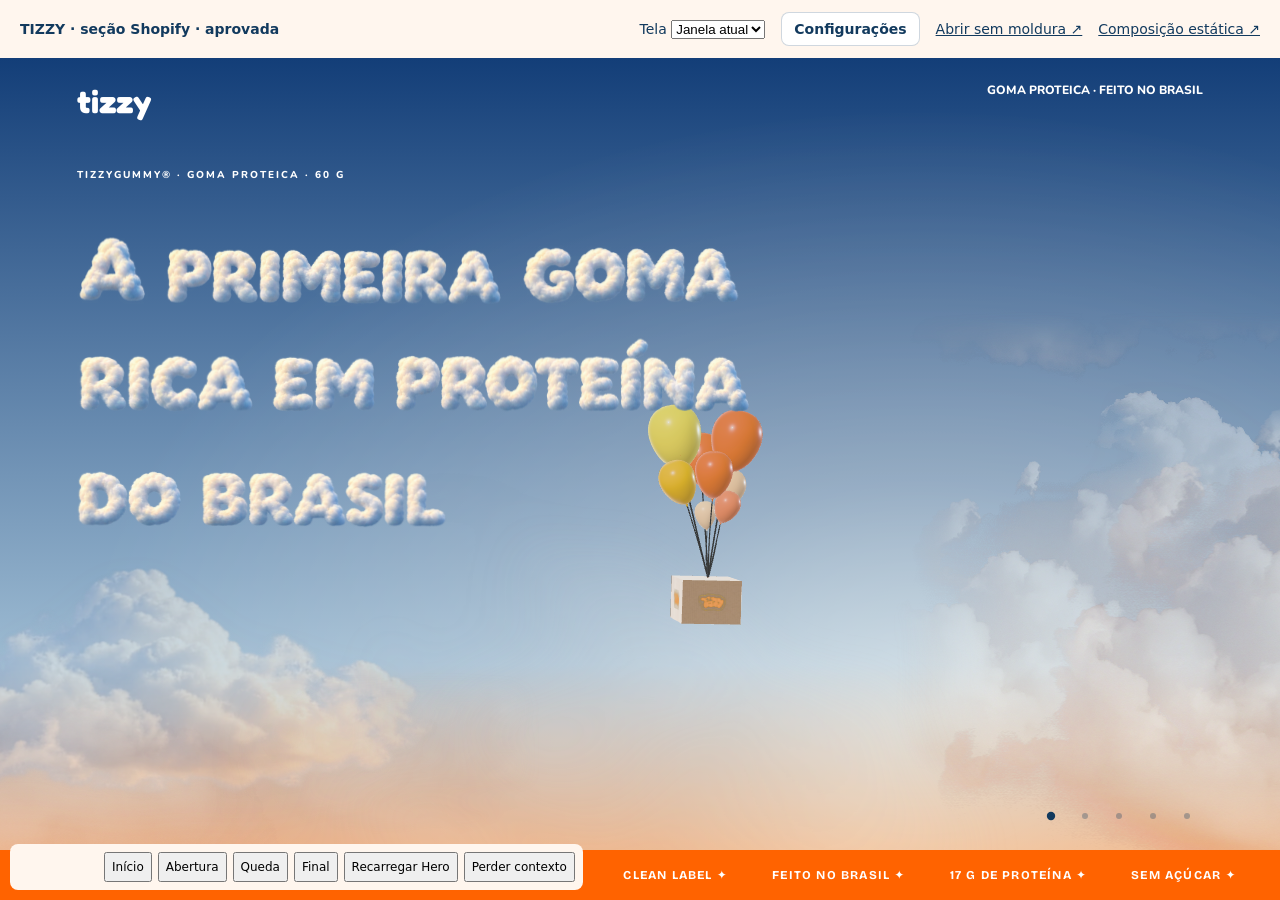
<file: hero-aprovado/index.html>
<!doctype html><html lang="pt-BR"><meta charset="utf-8"><meta name="viewport" content="width=device-width,initial-scale=1"><title>TIZZY · pacote Shopify aprovado</title><link rel="stylesheet" href="preview/tweaks.css?v=1"><style>body{margin:0;height:100dvh;display:flex;flex-direction:column;font:14px system-ui;background:#ece8e2;color:#123a5e}nav{padding:12px 20px;display:flex;gap:16px;align-items:center;flex-wrap:wrap;background:#fff6ee}nav b{margin-right:auto}main{flex:1;overflow:auto;min-height:0}iframe{display:block;border:0;height:100%;width:100%;margin:auto}a{color:inherit}</style><nav><b>TIZZY · seção Shopify · aprovada</b><label>Tela <select id="size"><option value="100%">Janela atual</option><option>360</option><option>390</option><option>768</option><option>1440</option><option>1920</option></select></label><button id="toggleTweaks" aria-expanded="false" aria-controls="tweaksPanel">Configurações</button><a href="preview/scene.html?v=clear1" target="_blank">Abrir sem moldura ↗</a><a href="preview/hero-static.html?v=clear1" target="_blank">Composição estática ↗</a></nav><main><iframe id="scene" title="Seções Shopify renderizadas" src="preview/scene.html?v=clear1"></iframe><aside id="tweaksPanel" hidden aria-label="Painel de ajustes"><header><h2>Painel de ajustes</h2><button id="closeTweaks" aria-label="Fechar ajustes">×</button></header><p>Altere a prévia ao vivo. Seus ajustes ficam salvos neste navegador.</p><button id="resetTweaks">Restaurar proposta aprovada</button><p id="tweaksStatus" role="status"></p><div id="controls"></div></aside></main><script>document.querySelector('#size').onchange=e=>document.querySelector('iframe').style.width=e.target.value==='100%'?'100%':e.target.value+'px'</script><script type="module" src="preview/tweaks.js?v=1"></script></html>
</file>
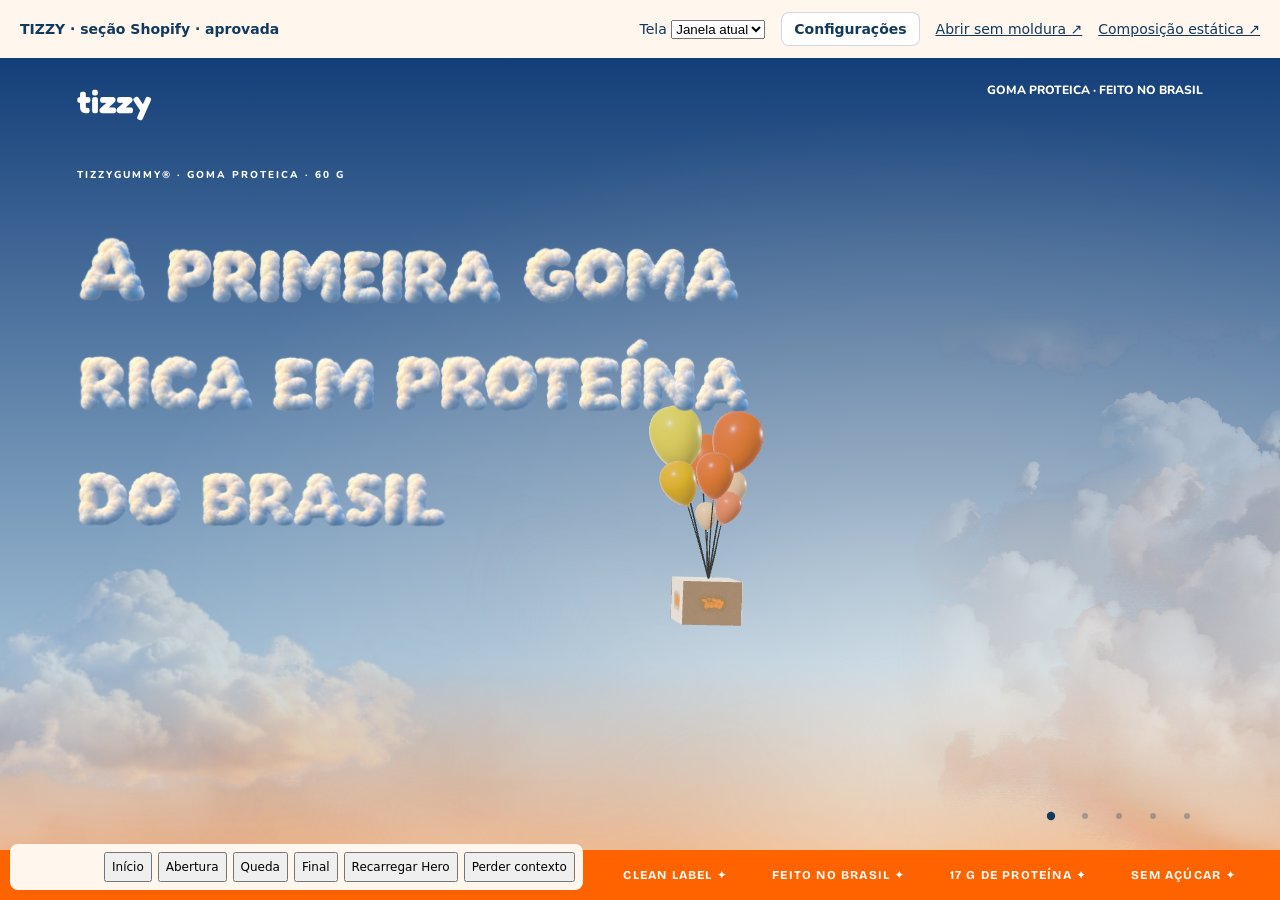
<file: hero-aprovado/preview/index.html>
<!doctype html><html lang="pt-BR"><meta charset="utf-8"><meta name="viewport" content="width=device-width,initial-scale=1"><title>TIZZY · pacote Shopify aprovado</title><link rel="stylesheet" href="tweaks.css?v=1"><style>body{margin:0;height:100dvh;display:flex;flex-direction:column;font:14px system-ui;background:#ece8e2;color:#123a5e}nav{padding:12px 20px;display:flex;gap:16px;align-items:center;flex-wrap:wrap;background:#fff6ee}nav b{margin-right:auto}main{flex:1;overflow:auto;min-height:0}iframe{display:block;border:0;height:100%;width:100%;margin:auto}a{color:inherit}</style><nav><b>TIZZY · seção Shopify · aprovada</b><label>Tela <select id="size"><option value="100%">Janela atual</option><option>360</option><option>390</option><option>768</option><option>1440</option><option>1920</option></select></label><button id="toggleTweaks" aria-expanded="false" aria-controls="tweaksPanel">Configurações</button><a href="scene.html?v=clear1" target="_blank">Abrir sem moldura ↗</a><a href="hero-static.html?v=clear1" target="_blank">Composição estática ↗</a></nav><main><iframe id="scene" title="Seções Shopify renderizadas" src="scene.html?v=clear1"></iframe><aside id="tweaksPanel" hidden aria-label="Painel de ajustes"><header><h2>Painel de ajustes</h2><button id="closeTweaks" aria-label="Fechar ajustes">×</button></header><p>Altere a prévia ao vivo. Seus ajustes ficam salvos neste navegador.</p><button id="resetTweaks">Restaurar proposta aprovada</button><p id="tweaksStatus" role="status"></p><div id="controls"></div></aside></main><script>document.querySelector('#size').onchange=e=>document.querySelector('iframe').style.width=e.target.value==='100%'?'100%':e.target.value+'px'</script><script type="module" src="tweaks.js?v=1"></script></html>
</file>
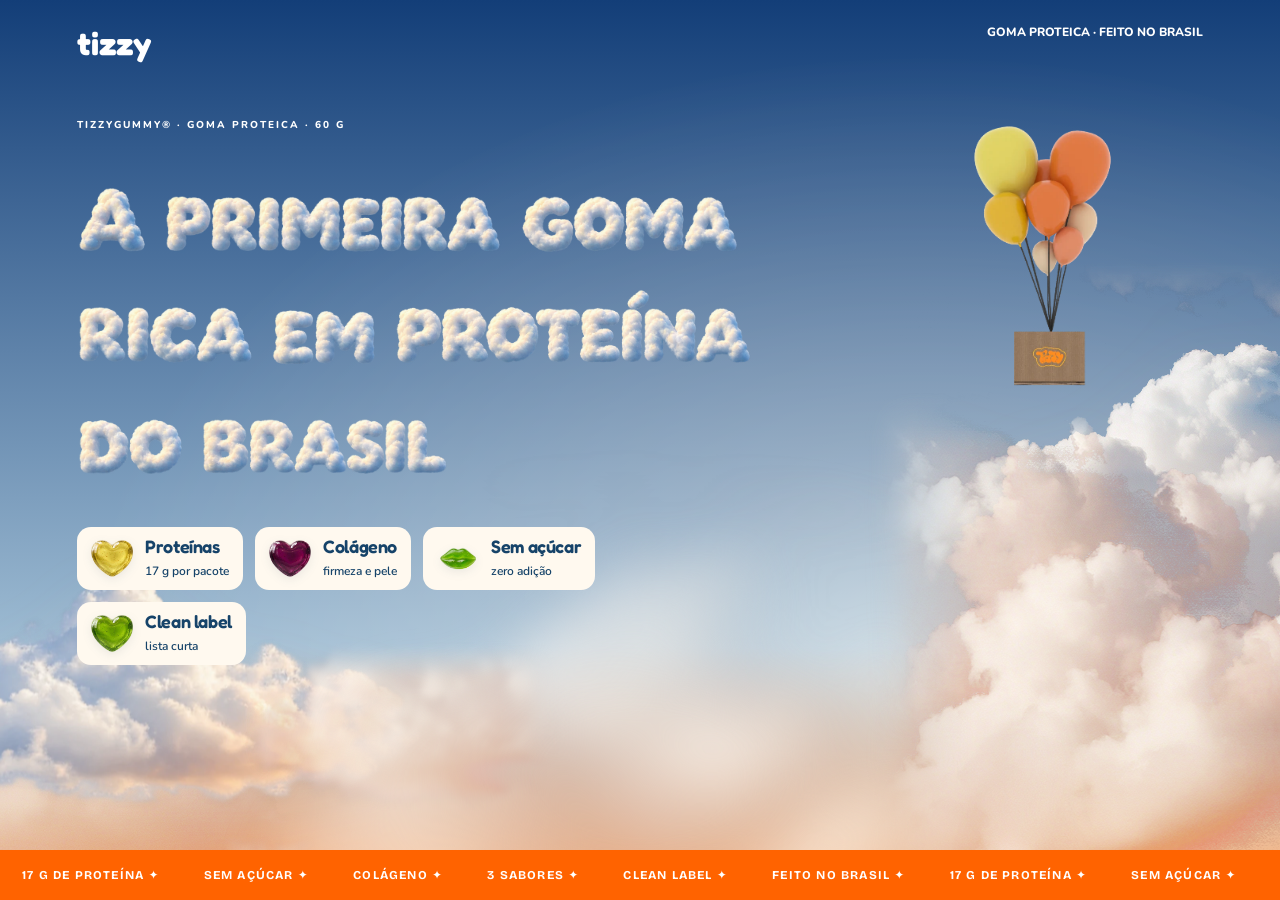
<file: hero-aprovado/preview/hero-static.html>
<!doctype html><html lang="pt-BR"><head><meta charset="utf-8"><meta name="viewport" content="width=device-width,initial-scale=1"><title>TIZZY · Seções Shopify aprovadas</title><style>body{margin:0} .shopify-section{margin:0} .site-header{position:absolute;z-index:20;top:0;left:0;right:0;color:white;padding:24px 6%;display:flex;justify-content:space-between;font:800 12px Nunito,system-ui}.site-header b{font:700 32px Fredoka,system-ui}.site-header a{color:inherit;text-decoration:none}</style></head><body><header class="site-header"><b>tizzy</b><span>GOMA PROTEICA · FEITO NO BRASIL</span></header><div class="shopify-section tz-hero-section">
<link rel="stylesheet" href="../assets/tizzy-hero.css?v=benefit-clear1">
<link rel="preconnect" href="https://fonts.googleapis.com">
<link rel="preconnect" href="https://fonts.gstatic.com" crossorigin>
<link href="https://fonts.googleapis.com/css2?family=Nunito:wght@500;600;700;800&family=Fredoka:wght@600;700&family=Bricolage+Grotesque:opsz,wght@12..96,500;12..96,700;12..96,800&display=swap" rel="stylesheet"><noscript><style>#tz-hero-tizzy-hero-test{height:auto;min-height:100svh}#tz-hero-tizzy-hero-test .tz-hero__sticky{position:relative}#tz-hero-tizzy-hero-test .tz-hero__track{animation:none}</style></noscript>
<section id="tz-hero-tizzy-hero-test" class="tz-hero" data-mode="static" data-tz-hero data-tz-module="../assets/tizzy-hero-preview.js?v=clear1" aria-labelledby="tz-title-tizzy-hero-test"><script type="application/json" data-tz-config>{
 "cloudLettering": "../assets/tz-cloud-lettering.png?v=benefit-clear1",
 "cloudWords": {"width": 1024, "height": 1536, "unit": 170, "words": {"A": {"x": 417, "y": 39, "w": 183, "h": 164, "baseline": 158}, "primeira": {"x": 144, "y": 218, "w": 735, "h": 190, "baseline": 161}, "goma": {"x": 244, "y": 436, "w": 542, "h": 162, "baseline": 129}, "rica": {"x": 338, "y": 598, "w": 352, "h": 169, "baseline": 164}, "em": {"x": 369, "y": 811, "w": 284, "h": 133, "baseline": 125}, "proteína": {"x": 125, "y": 963, "w": 774, "h": 198, "baseline": 166}, "do": {"x": 382, "y": 1161, "w": 257, "h": 164, "baseline": 159}, "Brasil": {"x": 245, "y": 1338, "w": 533, "h": 165, "baseline": 158}}},
 "cloudLetteringUpper": "../assets/tz-cloud-lettering-uppercase.png?v=benefit-clear1",
 "cloudWordsUpper": {"width": 1024, "height": 1536, "unit": 190, "words": {"A": {"x": 421, "y": 44, "w": 183, "h": 178, "baseline": 172}, "PRIMEIRA": {"x": 69, "y": 248, "w": 889, "h": 156, "baseline": 150}, "GOMA": {"x": 222, "y": 445, "w": 579, "h": 157, "baseline": 151}, "RICA": {"x": 277, "y": 637, "w": 463, "h": 158, "baseline": 152}, "EM": {"x": 366, "y": 830, "w": 281, "h": 150, "baseline": 144}, "PROTEÍNA": {"x": 45, "y": 980, "w": 940, "h": 199, "baseline": 193}, "DO": {"x": 365, "y": 1210, "w": 280, "h": 153, "baseline": 147}, "BRASIL": {"x": 186, "y": 1373, "w": 649, "h": 155, "baseline": 149}}},
 "airshipGLB": "../files/tz-airship.glb?v=benefit-clear1",
 "destinationSelector": "#tz-launch",
 "cloudTextures": {"nuvem-topo": "../assets/nuvem-topo.png?v=benefit-clear1","nuvem-grande": "../assets/nuvem-grande.png?v=benefit-clear1","nuvem-baixa": "../assets/nuvem-baixa.png?v=benefit-clear1","nuvem-cinco": "../assets/nuvem-cinco.png?v=benefit-clear1","nuvem-seis": "../assets/nuvem-seis.png?v=benefit-clear1","bruma": "../assets/bruma.png?v=benefit-clear1","tz-cloud-soft": "../assets/tz-cloud-soft.webp?v=benefit-clear1"},
 "mode": "static",
 "energy": 1.36,
 "palette": "1",
 "cloudScale": 0,
 "cloudOpacity": 0.7,
 "settings": {"eyebrow":"Tizzygummy® · goma proteica · 60 g","titulo":"A primeira goma rica em proteína do Brasil","gelatina":"nuvem","balanco":40,"title_case":"uppercase","title_leading":100,"title_word_gap":0,"title_x":6,"title_y":13,"title_width":59,"title_size":100,"title_align":"left","title_x_mobile":7,"title_y_mobile":14,"title_width_mobile":86,"title_size_mobile":100,"title_align_mobile":"center","ticker":"17 g de proteína, sem açúcar, colágeno, 3 sabores, clean label, feito no brasil","tag1":"Proteínas","nota1":"17 g por pacote","tag2":"Colágeno","nota2":"firmeza e pele","tag3":"Sem açúcar","nota3":"zero adição","tag4":"Clean label","nota4":"lista curta","ceu":"1","horizonte":"Automático","halo":55,"nuvens":"Esparso","escalaNuvens":100,"queda":"pluma","energia":136,"scroll_length":560,"scroll_response":14,"approach_pacing":170,"texTopo":"nuvem-topo","texGrande":"nuvem-grande","texBaixa":"tz-cloud-soft","texCinco":"nuvem-cinco","texSeis":"nuvem-seis","texBruma":"bruma","render_mode":"static","cloud_opacity":70,"parallax":135,"destination_selector":"#tz-launch","airship_model_url":"../files/tz-airship.glb?v=benefit-clear1","pack_model_url":"../files/tz-pack.glb?v=benefit-clear1","gum1_model_url":"../files/tz-coracao-abacaxi.glb?v=benefit-clear1","gum2_model_url":"../files/tz-coracao-maca-verde.glb?v=benefit-clear1","gum3_model_url":"../files/tz-coracao-uva.glb?v=benefit-clear1","gum4_model_url":"../files/tz-boca-abacaxi.glb?v=benefit-clear1","gum5_model_url":"../files/tz-boca-maca-verde.glb?v=benefit-clear1","gum6_model_url":"../files/tz-boca-uva.glb?v=benefit-clear1"},
 "packAspect": 0.574468,
 "packGLB": "../files/tz-pack.glb?v=benefit-clear1", "packStill": "../assets/tz-pack-still.webp?v=benefit-clear1",
 "gsap": "../assets/tz-gsap.js?v=benefit-clear1", "scrollTrigger": "../assets/tz-scrolltrigger.js?v=benefit-clear1",
 "tags": [{"label": "Proteínas", "note": "17 g por pacote"},{"label": "Colágeno", "note": "firmeza e pele"},{"label": "Sem açúcar", "note": "zero adição"},{"label": "Clean label", "note": "lista curta"}],
 "gummies": [{"glb": "../files/tz-coracao-abacaxi.glb?v=benefit-clear1", "image": "../assets/tz-coracao-abacaxi.webp?v=benefit-clear1", "color": "#edc337"},{"glb": "../files/tz-coracao-maca-verde.glb?v=benefit-clear1", "image": "../assets/tz-coracao-maca-verde.webp?v=benefit-clear1", "color": "#8bbb26"},{"glb": "../files/tz-coracao-uva.glb?v=benefit-clear1", "image": "../assets/tz-coracao-uva.webp?v=benefit-clear1", "color": "#7b174b"},{"glb": "../files/tz-boca-abacaxi.glb?v=benefit-clear1", "image": "../assets/tz-boca-abacaxi.webp?v=benefit-clear1", "color": "#edc337"},{"glb": "../files/tz-boca-maca-verde.glb?v=benefit-clear1", "image": "../assets/tz-boca-maca-verde.webp?v=benefit-clear1", "color": "#8bbb26"},{"glb": "../files/tz-boca-uva.glb?v=benefit-clear1", "image": "../assets/tz-boca-uva.webp?v=benefit-clear1", "color": "#7b174b"}]
}</script>
 <div class="tz-hero__sticky">
  <p class="tz-hero__sr" id="tz-benefit-help-tizzy-hero-test">Nos benefícios, use as setas para explorar o próximo ou o anterior. Enter abre o detalhe; Escape fecha.</p>
  <p class="tz-hero__loading" data-tz-loading role="status" aria-live="polite">Preparando o voo…</p>
  <div class="tz-hero__clouds" aria-hidden="true">
   
   <img class="tz-hero__cloud" data-tz-cloud data-texture="nuvem-topo" src="../assets/nuvem-topo.png?v=benefit-clear1" width="1400" height="701" alt="" decoding="async"><img class="tz-hero__cloud" data-tz-cloud data-texture="nuvem-grande" src="../assets/nuvem-grande.png?v=benefit-clear1" width="1400" height="701" alt="" decoding="async"><img class="tz-hero__cloud" data-tz-cloud data-texture="tz-cloud-soft" src="../assets/tz-cloud-soft.webp?v=benefit-clear1" width="1400" height="701" alt="" decoding="async"><img class="tz-hero__cloud" data-tz-cloud data-texture="nuvem-cinco" src="../assets/nuvem-cinco.png?v=benefit-clear1" width="1400" height="701" alt="" decoding="async"><img class="tz-hero__cloud" data-tz-cloud data-texture="nuvem-seis" src="../assets/nuvem-seis.png?v=benefit-clear1" width="1400" height="701" alt="" decoding="async"><img class="tz-hero__cloud" data-tz-cloud data-texture="bruma" src="../assets/bruma.png?v=benefit-clear1" width="1400" height="701" alt="" decoding="async">
  </div>
  <img data-tz-poster class="tz-hero__poster" src="../assets/tz-box-v2-0001.webp?v=benefit-clear1" alt="Caixa TIZZY suspensa por balões" width="704" height="1248" fetchpriority="high">
  <div class="tz-hero__copy" data-tz-copy><div class="tz-hero__parallax" data-tz-parallax>
   <p class="tz-hero__eyebrow">Tizzygummy® · goma proteica · 60 g</p>
   <h1 id="tz-title-tizzy-hero-test" class="tz-hero__title">A primeira goma rica em proteína do Brasil</h1>
  </div></div>
  <div class="tz-hero__benefits" data-tz-benefits aria-label="Benefícios TIZZY">
   
    
    
    <button type="button" class="tz-hero__benefit" aria-describedby="tz-benefit-help-tizzy-hero-test" data-tz-benefit data-spot="1" aria-label="Proteínas: 17 g por pacote" aria-controls="tz-note-tizzy-hero-test"><img src="../assets/tz-spot-coracao-abacaxi.webp?v=benefit-clear1" width="42" height="42" alt=""><span><small>01 / GOMA PROTEICA</small><strong>Proteínas</strong><em>17 g por pacote</em></span><b aria-hidden="true">+</b></button>
   
    
    
    <button type="button" class="tz-hero__benefit" aria-describedby="tz-benefit-help-tizzy-hero-test" data-tz-benefit data-spot="2" aria-label="Colágeno: firmeza e pele" aria-controls="tz-note-tizzy-hero-test"><img src="../assets/tz-spot-coracao-uva.webp?v=benefit-clear1" width="42" height="42" alt=""><span><small>02 / GOMA PROTEICA</small><strong>Colágeno</strong><em>firmeza e pele</em></span><b aria-hidden="true">+</b></button>
   
    
    
    <button type="button" class="tz-hero__benefit" aria-describedby="tz-benefit-help-tizzy-hero-test" data-tz-benefit data-spot="3" aria-label="Sem açúcar: zero adição" aria-controls="tz-note-tizzy-hero-test"><img src="../assets/tz-spot-boca-maca-verde.webp?v=benefit-clear1" width="42" height="42" alt=""><span><small>03 / GOMA PROTEICA</small><strong>Sem açúcar</strong><em>zero adição</em></span><b aria-hidden="true">+</b></button>
   
    
    
    <button type="button" class="tz-hero__benefit" aria-describedby="tz-benefit-help-tizzy-hero-test" data-tz-benefit data-spot="4" aria-label="Clean label: lista curta" aria-controls="tz-note-tizzy-hero-test"><img src="../assets/tz-spot-coracao-maca-verde.webp?v=benefit-clear1" width="42" height="42" alt=""><span><small>04 / GOMA PROTEICA</small><strong>Clean label</strong><em>lista curta</em></span><b aria-hidden="true">+</b></button>
   
  </div>
  <div id="tz-note-tizzy-hero-test" data-tz-note class="tz-hero__note" role="dialog" aria-modal="false" aria-labelledby="tz-note-title-tizzy-hero-test" aria-describedby="tz-note-copy-tizzy-hero-test" hidden>
   <button type="button" class="tz-hero__note-close" data-tz-note-close aria-label="Fechar detalhe"><svg viewBox="0 0 20 20" width="18" height="18" aria-hidden="true"><path d="m5 5 10 10M15 5 5 15" fill="none" stroke="currentColor" stroke-width="1.5" stroke-linecap="round"/></svg></button>
   <div class="tz-hero__note-main"><div class="tz-hero__note-gum"><img data-tz-note-image src="../assets/tz-spot-coracao-abacaxi.webp?v=benefit-clear1" width="72" height="72" alt=""></div><div class="tz-hero__note-content"><h3 id="tz-note-title-tizzy-hero-test" data-tz-note-title></h3><p id="tz-note-copy-tizzy-hero-test" data-tz-note-copy></p><span class="tz-hero__note-brand" aria-hidden="true">tizzy</span></div></div>
  </div>
  <nav class="tz-hero__journey" aria-label="Explorar a cena"><button type="button" data-tz-seek="0" aria-label="Início do voo"><span>Início do voo</span></button><button type="button" data-tz-seek=".24" aria-label="Proteínas"><span>Proteínas</span></button><button type="button" data-tz-seek=".445" aria-label="Colágeno"><span>Colágeno</span></button><button type="button" data-tz-seek=".65" aria-label="Sem açúcar"><span>Sem açúcar</span></button><button type="button" data-tz-seek=".855" aria-label="Clean label"><span>Clean label</span></button></nav>
  <div class="tz-hero__marquee" aria-hidden="true"><div class="tz-hero__track"><div class="tz-hero__track-group"><span>17 g de proteína ✦</span><span>sem açúcar ✦</span><span>colágeno ✦</span><span>3 sabores ✦</span><span>clean label ✦</span><span>feito no brasil ✦</span></div><div class="tz-hero__track-group"><span>17 g de proteína ✦</span><span>sem açúcar ✦</span><span>colágeno ✦</span><span>3 sabores ✦</span><span>clean label ✦</span><span>feito no brasil ✦</span></div></div></div>
 </div>
</section>
<script src="../assets/tz-shopify-sections.js?v=benefit-clear1" defer></script>

</div></body></html>
</file>
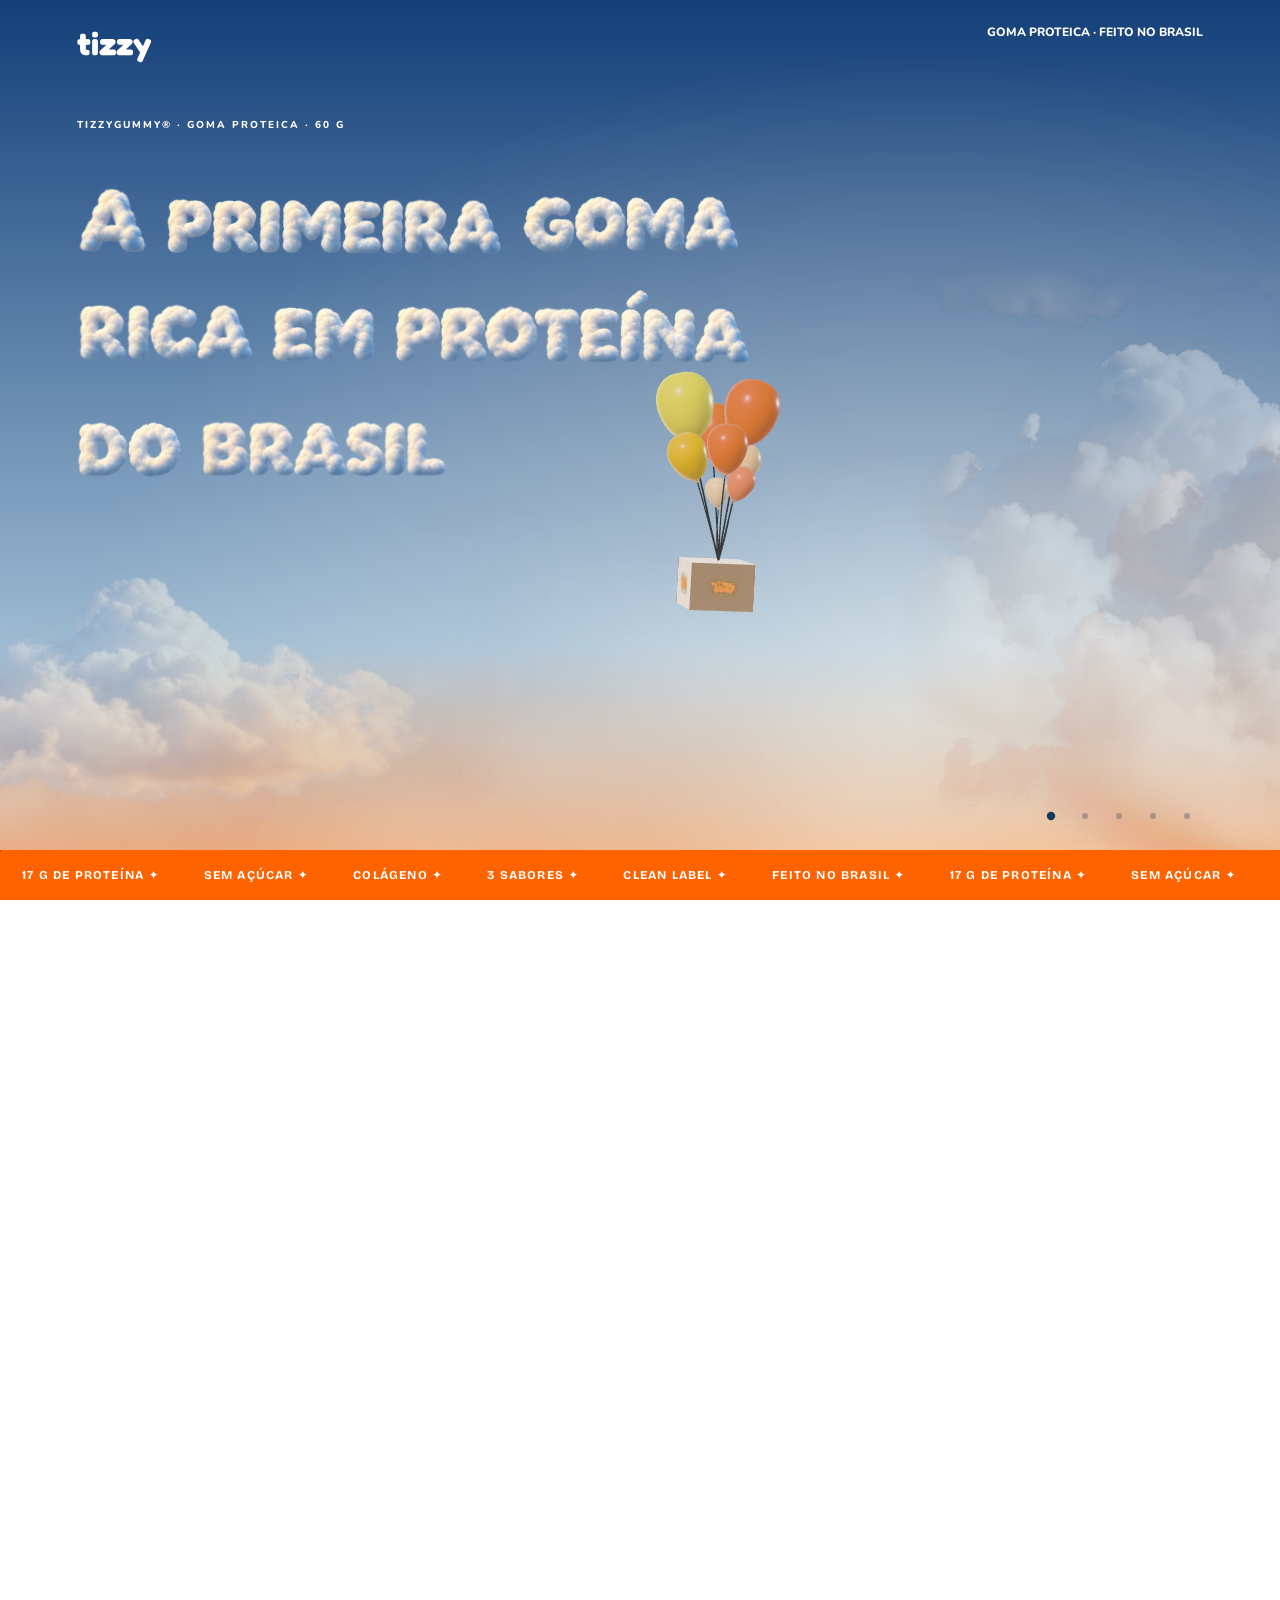
<file: hero-aprovado/preview/hero.html>
<!doctype html><html lang="pt-BR"><head><meta charset="utf-8"><meta name="viewport" content="width=device-width,initial-scale=1"><title>TIZZY · Seções Shopify aprovadas</title><style>body{margin:0} .shopify-section{margin:0} .site-header{position:absolute;z-index:20;top:0;left:0;right:0;color:white;padding:24px 6%;display:flex;justify-content:space-between;font:800 12px Nunito,system-ui}.site-header b{font:700 32px Fredoka,system-ui}.site-header a{color:inherit;text-decoration:none}</style></head><body><header class="site-header"><b>tizzy</b><span>GOMA PROTEICA · FEITO NO BRASIL</span></header><div class="shopify-section tz-hero-section">
<link rel="stylesheet" href="../assets/tizzy-hero.css?v=benefit-clear1">
<link rel="preconnect" href="https://fonts.googleapis.com">
<link rel="preconnect" href="https://fonts.gstatic.com" crossorigin>
<link href="https://fonts.googleapis.com/css2?family=Nunito:wght@500;600;700;800&family=Fredoka:wght@600;700&family=Bricolage+Grotesque:opsz,wght@12..96,500;12..96,700;12..96,800&display=swap" rel="stylesheet"><noscript><style>#tz-hero-tizzy-hero-test{height:auto;min-height:100svh}#tz-hero-tizzy-hero-test .tz-hero__sticky{position:relative}#tz-hero-tizzy-hero-test .tz-hero__track{animation:none}</style></noscript>
<section id="tz-hero-tizzy-hero-test" class="tz-hero" data-mode="static" data-tz-hero data-tz-module="../assets/tizzy-hero-preview.js?v=clear1" aria-labelledby="tz-title-tizzy-hero-test"><script type="application/json" data-tz-config>{
 "cloudLettering": "../assets/tz-cloud-lettering.png?v=benefit-clear1",
 "cloudWords": {"width": 1024, "height": 1536, "unit": 170, "words": {"A": {"x": 417, "y": 39, "w": 183, "h": 164, "baseline": 158}, "primeira": {"x": 144, "y": 218, "w": 735, "h": 190, "baseline": 161}, "goma": {"x": 244, "y": 436, "w": 542, "h": 162, "baseline": 129}, "rica": {"x": 338, "y": 598, "w": 352, "h": 169, "baseline": 164}, "em": {"x": 369, "y": 811, "w": 284, "h": 133, "baseline": 125}, "proteína": {"x": 125, "y": 963, "w": 774, "h": 198, "baseline": 166}, "do": {"x": 382, "y": 1161, "w": 257, "h": 164, "baseline": 159}, "Brasil": {"x": 245, "y": 1338, "w": 533, "h": 165, "baseline": 158}}},
 "cloudLetteringUpper": "../assets/tz-cloud-lettering-uppercase.png?v=benefit-clear1",
 "cloudWordsUpper": {"width": 1024, "height": 1536, "unit": 190, "words": {"A": {"x": 421, "y": 44, "w": 183, "h": 178, "baseline": 172}, "PRIMEIRA": {"x": 69, "y": 248, "w": 889, "h": 156, "baseline": 150}, "GOMA": {"x": 222, "y": 445, "w": 579, "h": 157, "baseline": 151}, "RICA": {"x": 277, "y": 637, "w": 463, "h": 158, "baseline": 152}, "EM": {"x": 366, "y": 830, "w": 281, "h": 150, "baseline": 144}, "PROTEÍNA": {"x": 45, "y": 980, "w": 940, "h": 199, "baseline": 193}, "DO": {"x": 365, "y": 1210, "w": 280, "h": 153, "baseline": 147}, "BRASIL": {"x": 186, "y": 1373, "w": 649, "h": 155, "baseline": 149}}},
 "airshipGLB": "../files/tz-airship.glb?v=benefit-clear1",
 "destinationSelector": "#tz-launch",
 "cloudTextures": {"nuvem-topo": "../assets/nuvem-topo.png?v=benefit-clear1","nuvem-grande": "../assets/nuvem-grande.png?v=benefit-clear1","nuvem-baixa": "../assets/nuvem-baixa.png?v=benefit-clear1","nuvem-cinco": "../assets/nuvem-cinco.png?v=benefit-clear1","nuvem-seis": "../assets/nuvem-seis.png?v=benefit-clear1","bruma": "../assets/bruma.png?v=benefit-clear1","tz-cloud-soft": "../assets/tz-cloud-soft.webp?v=benefit-clear1"},
 "mode": "3d",
 "energy": 1.36,
 "palette": "1",
 "cloudScale": 0,
 "cloudOpacity": 0.7,
 "settings": {"eyebrow":"Tizzygummy® · goma proteica · 60 g","titulo":"A primeira goma rica em proteína do Brasil","gelatina":"nuvem","balanco":40,"title_case":"uppercase","title_leading":100,"title_word_gap":0,"title_x":6,"title_y":13,"title_width":59,"title_size":100,"title_align":"left","title_x_mobile":7,"title_y_mobile":14,"title_width_mobile":86,"title_size_mobile":100,"title_align_mobile":"center","ticker":"17 g de proteína, sem açúcar, colágeno, 3 sabores, clean label, feito no brasil","tag1":"Proteínas","nota1":"17 g por pacote","tag2":"Colágeno","nota2":"firmeza e pele","tag3":"Sem açúcar","nota3":"zero adição","tag4":"Clean label","nota4":"lista curta","ceu":"1","horizonte":"Automático","halo":55,"nuvens":"Esparso","escalaNuvens":100,"queda":"pluma","energia":136,"scroll_length":560,"scroll_response":14,"approach_pacing":170,"texTopo":"nuvem-topo","texGrande":"nuvem-grande","texBaixa":"tz-cloud-soft","texCinco":"nuvem-cinco","texSeis":"nuvem-seis","texBruma":"bruma","render_mode":"3d","cloud_opacity":70,"parallax":135,"destination_selector":"#tz-launch","airship_model_url":"../files/tz-airship.glb?v=benefit-clear1","pack_model_url":"../files/tz-pack.glb?v=benefit-clear1","gum1_model_url":"../files/tz-coracao-abacaxi.glb?v=benefit-clear1","gum2_model_url":"../files/tz-coracao-maca-verde.glb?v=benefit-clear1","gum3_model_url":"../files/tz-coracao-uva.glb?v=benefit-clear1","gum4_model_url":"../files/tz-boca-abacaxi.glb?v=benefit-clear1","gum5_model_url":"../files/tz-boca-maca-verde.glb?v=benefit-clear1","gum6_model_url":"../files/tz-boca-uva.glb?v=benefit-clear1"},
 "packAspect": 0.574468,
 "packGLB": "../files/tz-pack.glb?v=benefit-clear1", "packStill": "../assets/tz-pack-still.webp?v=benefit-clear1",
 "gsap": "../assets/tz-gsap.js?v=benefit-clear1", "scrollTrigger": "../assets/tz-scrolltrigger.js?v=benefit-clear1",
 "tags": [{"label": "Proteínas", "note": "17 g por pacote"},{"label": "Colágeno", "note": "firmeza e pele"},{"label": "Sem açúcar", "note": "zero adição"},{"label": "Clean label", "note": "lista curta"}],
 "gummies": [{"glb": "../files/tz-coracao-abacaxi.glb?v=benefit-clear1", "image": "../assets/tz-coracao-abacaxi.webp?v=benefit-clear1", "color": "#edc337"},{"glb": "../files/tz-coracao-maca-verde.glb?v=benefit-clear1", "image": "../assets/tz-coracao-maca-verde.webp?v=benefit-clear1", "color": "#8bbb26"},{"glb": "../files/tz-coracao-uva.glb?v=benefit-clear1", "image": "../assets/tz-coracao-uva.webp?v=benefit-clear1", "color": "#7b174b"},{"glb": "../files/tz-boca-abacaxi.glb?v=benefit-clear1", "image": "../assets/tz-boca-abacaxi.webp?v=benefit-clear1", "color": "#edc337"},{"glb": "../files/tz-boca-maca-verde.glb?v=benefit-clear1", "image": "../assets/tz-boca-maca-verde.webp?v=benefit-clear1", "color": "#8bbb26"},{"glb": "../files/tz-boca-uva.glb?v=benefit-clear1", "image": "../assets/tz-boca-uva.webp?v=benefit-clear1", "color": "#7b174b"}]
}</script>
 <div class="tz-hero__sticky">
  <p class="tz-hero__sr" id="tz-benefit-help-tizzy-hero-test">Nos benefícios, use as setas para explorar o próximo ou o anterior. Enter abre o detalhe; Escape fecha.</p>
  <p class="tz-hero__loading" data-tz-loading role="status" aria-live="polite">Preparando o voo…</p>
  <div class="tz-hero__clouds" aria-hidden="true">
   
   <img class="tz-hero__cloud" data-tz-cloud data-texture="nuvem-topo" src="../assets/nuvem-topo.png?v=benefit-clear1" width="1400" height="701" alt="" decoding="async"><img class="tz-hero__cloud" data-tz-cloud data-texture="nuvem-grande" src="../assets/nuvem-grande.png?v=benefit-clear1" width="1400" height="701" alt="" decoding="async"><img class="tz-hero__cloud" data-tz-cloud data-texture="tz-cloud-soft" src="../assets/tz-cloud-soft.webp?v=benefit-clear1" width="1400" height="701" alt="" decoding="async"><img class="tz-hero__cloud" data-tz-cloud data-texture="nuvem-cinco" src="../assets/nuvem-cinco.png?v=benefit-clear1" width="1400" height="701" alt="" decoding="async"><img class="tz-hero__cloud" data-tz-cloud data-texture="nuvem-seis" src="../assets/nuvem-seis.png?v=benefit-clear1" width="1400" height="701" alt="" decoding="async"><img class="tz-hero__cloud" data-tz-cloud data-texture="bruma" src="../assets/bruma.png?v=benefit-clear1" width="1400" height="701" alt="" decoding="async">
  </div>
  <img data-tz-poster class="tz-hero__poster" src="../assets/tz-box-v2-0001.webp?v=benefit-clear1" alt="Caixa TIZZY suspensa por balões" width="704" height="1248" fetchpriority="high">
  <div class="tz-hero__copy" data-tz-copy><div class="tz-hero__parallax" data-tz-parallax>
   <p class="tz-hero__eyebrow">Tizzygummy® · goma proteica · 60 g</p>
   <h1 id="tz-title-tizzy-hero-test" class="tz-hero__title">A primeira goma rica em proteína do Brasil</h1>
  </div></div>
  <div class="tz-hero__benefits" data-tz-benefits aria-label="Benefícios TIZZY">
   
    
    
    <button type="button" class="tz-hero__benefit" aria-describedby="tz-benefit-help-tizzy-hero-test" data-tz-benefit data-spot="1" aria-label="Proteínas: 17 g por pacote" aria-controls="tz-note-tizzy-hero-test"><img src="../assets/tz-spot-coracao-abacaxi.webp?v=benefit-clear1" width="42" height="42" alt=""><span><small>01 / GOMA PROTEICA</small><strong>Proteínas</strong><em>17 g por pacote</em></span><b aria-hidden="true">+</b></button>
   
    
    
    <button type="button" class="tz-hero__benefit" aria-describedby="tz-benefit-help-tizzy-hero-test" data-tz-benefit data-spot="2" aria-label="Colágeno: firmeza e pele" aria-controls="tz-note-tizzy-hero-test"><img src="../assets/tz-spot-coracao-uva.webp?v=benefit-clear1" width="42" height="42" alt=""><span><small>02 / GOMA PROTEICA</small><strong>Colágeno</strong><em>firmeza e pele</em></span><b aria-hidden="true">+</b></button>
   
    
    
    <button type="button" class="tz-hero__benefit" aria-describedby="tz-benefit-help-tizzy-hero-test" data-tz-benefit data-spot="3" aria-label="Sem açúcar: zero adição" aria-controls="tz-note-tizzy-hero-test"><img src="../assets/tz-spot-boca-maca-verde.webp?v=benefit-clear1" width="42" height="42" alt=""><span><small>03 / GOMA PROTEICA</small><strong>Sem açúcar</strong><em>zero adição</em></span><b aria-hidden="true">+</b></button>
   
    
    
    <button type="button" class="tz-hero__benefit" aria-describedby="tz-benefit-help-tizzy-hero-test" data-tz-benefit data-spot="4" aria-label="Clean label: lista curta" aria-controls="tz-note-tizzy-hero-test"><img src="../assets/tz-spot-coracao-maca-verde.webp?v=benefit-clear1" width="42" height="42" alt=""><span><small>04 / GOMA PROTEICA</small><strong>Clean label</strong><em>lista curta</em></span><b aria-hidden="true">+</b></button>
   
  </div>
  <div id="tz-note-tizzy-hero-test" data-tz-note class="tz-hero__note" role="dialog" aria-modal="false" aria-labelledby="tz-note-title-tizzy-hero-test" aria-describedby="tz-note-copy-tizzy-hero-test" hidden>
   <button type="button" class="tz-hero__note-close" data-tz-note-close aria-label="Fechar detalhe"><svg viewBox="0 0 20 20" width="18" height="18" aria-hidden="true"><path d="m5 5 10 10M15 5 5 15" fill="none" stroke="currentColor" stroke-width="1.5" stroke-linecap="round"/></svg></button>
   <div class="tz-hero__note-main"><div class="tz-hero__note-gum"><img data-tz-note-image src="../assets/tz-spot-coracao-abacaxi.webp?v=benefit-clear1" width="72" height="72" alt=""></div><div class="tz-hero__note-content"><h3 id="tz-note-title-tizzy-hero-test" data-tz-note-title></h3><p id="tz-note-copy-tizzy-hero-test" data-tz-note-copy></p><span class="tz-hero__note-brand" aria-hidden="true">tizzy</span></div></div>
  </div>
  <nav class="tz-hero__journey" aria-label="Explorar a cena"><button type="button" data-tz-seek="0" aria-label="Início do voo"><span>Início do voo</span></button><button type="button" data-tz-seek=".24" aria-label="Proteínas"><span>Proteínas</span></button><button type="button" data-tz-seek=".445" aria-label="Colágeno"><span>Colágeno</span></button><button type="button" data-tz-seek=".65" aria-label="Sem açúcar"><span>Sem açúcar</span></button><button type="button" data-tz-seek=".855" aria-label="Clean label"><span>Clean label</span></button></nav>
  <div class="tz-hero__marquee" aria-hidden="true"><div class="tz-hero__track"><div class="tz-hero__track-group"><span>17 g de proteína ✦</span><span>sem açúcar ✦</span><span>colágeno ✦</span><span>3 sabores ✦</span><span>clean label ✦</span><span>feito no brasil ✦</span></div><div class="tz-hero__track-group"><span>17 g de proteína ✦</span><span>sem açúcar ✦</span><span>colágeno ✦</span><span>3 sabores ✦</span><span>clean label ✦</span><span>feito no brasil ✦</span></div></div></div>
 </div>
</section>
<script src="../assets/tz-shopify-sections.js?v=benefit-clear1" defer></script>

</div></body></html>
</file>
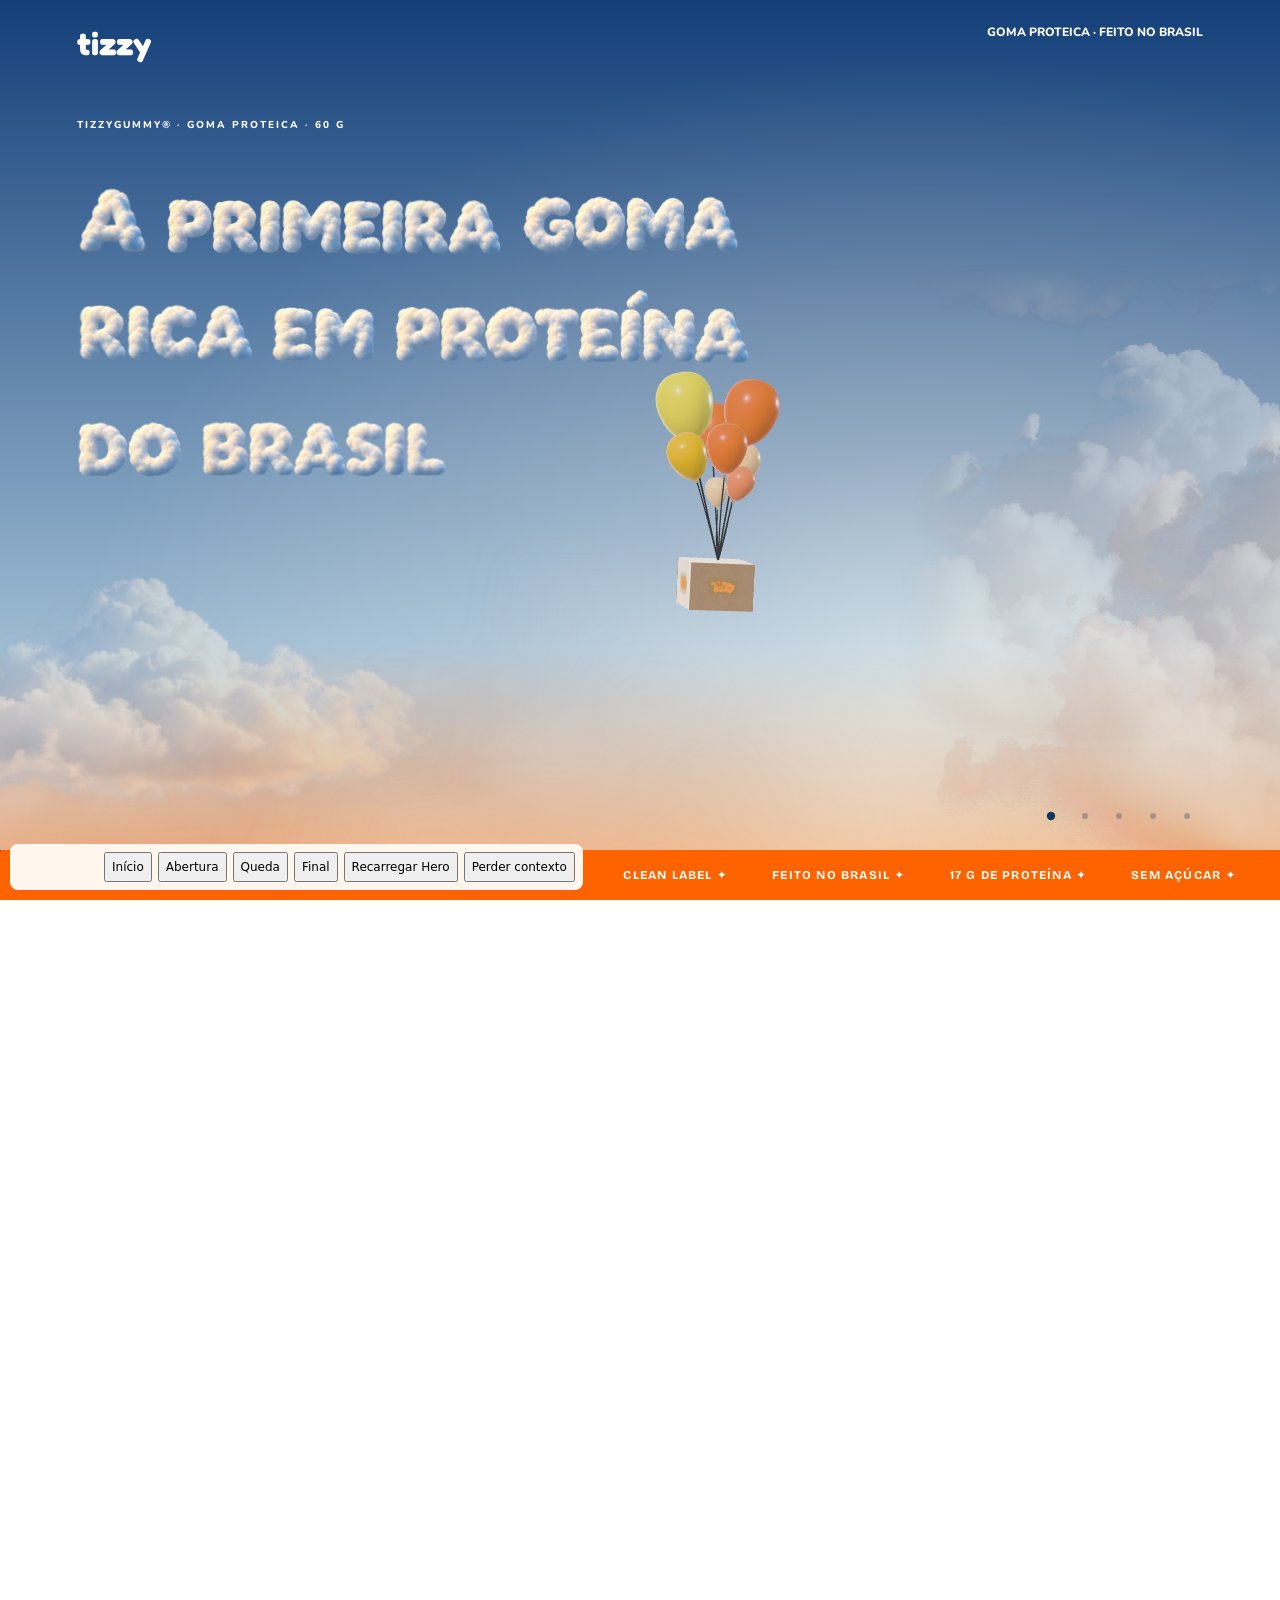
<file: hero-aprovado/preview/scene.html>
<!doctype html><html lang="pt-BR"><head><meta charset="utf-8"><meta name="viewport" content="width=device-width,initial-scale=1"><title>TIZZY · Seções Shopify aprovadas</title><style>body{margin:0} .shopify-section{margin:0} .site-header{position:absolute;z-index:20;top:0;left:0;right:0;color:white;padding:24px 6%;display:flex;justify-content:space-between;font:800 12px Nunito,system-ui}.site-header b{font:700 32px Fredoka,system-ui}.site-header a{color:inherit;text-decoration:none}</style></head><body><header class="site-header"><b>tizzy</b><span>GOMA PROTEICA · FEITO NO BRASIL</span></header><div class="shopify-section tz-hero-section" id="shopify-section-hero-test">
<link rel="stylesheet" href="../assets/tizzy-hero.css?v=benefit-clear1">
<link rel="preconnect" href="https://fonts.googleapis.com">
<link rel="preconnect" href="https://fonts.gstatic.com" crossorigin>
<link href="https://fonts.googleapis.com/css2?family=Nunito:wght@500;600;700;800&family=Fredoka:wght@600;700&family=Bricolage+Grotesque:opsz,wght@12..96,500;12..96,700;12..96,800&display=swap" rel="stylesheet"><noscript><style>#tz-hero-tizzy-hero-test{height:auto;min-height:100svh}#tz-hero-tizzy-hero-test .tz-hero__sticky{position:relative}#tz-hero-tizzy-hero-test .tz-hero__track{animation:none}</style></noscript>
<section id="tz-hero-tizzy-hero-test" class="tz-hero" data-mode="static" data-tz-hero data-tz-module="../assets/tizzy-hero-preview.js?v=clear1" aria-labelledby="tz-title-tizzy-hero-test"><script type="application/json" data-tz-config>{
 "cloudLettering": "../assets/tz-cloud-lettering.png?v=benefit-clear1",
 "cloudWords": {"width": 1024, "height": 1536, "unit": 170, "words": {"A": {"x": 417, "y": 39, "w": 183, "h": 164, "baseline": 158}, "primeira": {"x": 144, "y": 218, "w": 735, "h": 190, "baseline": 161}, "goma": {"x": 244, "y": 436, "w": 542, "h": 162, "baseline": 129}, "rica": {"x": 338, "y": 598, "w": 352, "h": 169, "baseline": 164}, "em": {"x": 369, "y": 811, "w": 284, "h": 133, "baseline": 125}, "proteína": {"x": 125, "y": 963, "w": 774, "h": 198, "baseline": 166}, "do": {"x": 382, "y": 1161, "w": 257, "h": 164, "baseline": 159}, "Brasil": {"x": 245, "y": 1338, "w": 533, "h": 165, "baseline": 158}}},
 "cloudLetteringUpper": "../assets/tz-cloud-lettering-uppercase.png?v=benefit-clear1",
 "cloudWordsUpper": {"width": 1024, "height": 1536, "unit": 190, "words": {"A": {"x": 421, "y": 44, "w": 183, "h": 178, "baseline": 172}, "PRIMEIRA": {"x": 69, "y": 248, "w": 889, "h": 156, "baseline": 150}, "GOMA": {"x": 222, "y": 445, "w": 579, "h": 157, "baseline": 151}, "RICA": {"x": 277, "y": 637, "w": 463, "h": 158, "baseline": 152}, "EM": {"x": 366, "y": 830, "w": 281, "h": 150, "baseline": 144}, "PROTEÍNA": {"x": 45, "y": 980, "w": 940, "h": 199, "baseline": 193}, "DO": {"x": 365, "y": 1210, "w": 280, "h": 153, "baseline": 147}, "BRASIL": {"x": 186, "y": 1373, "w": 649, "h": 155, "baseline": 149}}},
 "airshipGLB": "../files/tz-airship.glb?v=benefit-clear1",
 "destinationSelector": "#tz-launch",
 "cloudTextures": {"nuvem-topo": "../assets/nuvem-topo.png?v=benefit-clear1","nuvem-grande": "../assets/nuvem-grande.png?v=benefit-clear1","nuvem-baixa": "../assets/nuvem-baixa.png?v=benefit-clear1","nuvem-cinco": "../assets/nuvem-cinco.png?v=benefit-clear1","nuvem-seis": "../assets/nuvem-seis.png?v=benefit-clear1","bruma": "../assets/bruma.png?v=benefit-clear1","tz-cloud-soft": "../assets/tz-cloud-soft.webp?v=benefit-clear1"},
 "mode": "3d",
 "energy": 1.36,
 "palette": "1",
 "cloudScale": 0,
 "cloudOpacity": 0.7,
 "settings": {"eyebrow":"Tizzygummy® · goma proteica · 60 g","titulo":"A primeira goma rica em proteína do Brasil","gelatina":"nuvem","balanco":40,"title_case":"uppercase","title_leading":100,"title_word_gap":0,"title_x":6,"title_y":13,"title_width":59,"title_size":100,"title_align":"left","title_x_mobile":7,"title_y_mobile":14,"title_width_mobile":86,"title_size_mobile":100,"title_align_mobile":"center","ticker":"17 g de proteína, sem açúcar, colágeno, 3 sabores, clean label, feito no brasil","tag1":"Proteínas","nota1":"17 g por pacote","tag2":"Colágeno","nota2":"firmeza e pele","tag3":"Sem açúcar","nota3":"zero adição","tag4":"Clean label","nota4":"lista curta","ceu":"1","horizonte":"Automático","halo":55,"nuvens":"Esparso","escalaNuvens":100,"queda":"pluma","energia":136,"scroll_length":560,"scroll_response":14,"approach_pacing":170,"texTopo":"nuvem-topo","texGrande":"nuvem-grande","texBaixa":"tz-cloud-soft","texCinco":"nuvem-cinco","texSeis":"nuvem-seis","texBruma":"bruma","render_mode":"3d","cloud_opacity":70,"parallax":135,"destination_selector":"#tz-launch","airship_model_url":"../files/tz-airship.glb?v=benefit-clear1","pack_model_url":"../files/tz-pack.glb?v=benefit-clear1","gum1_model_url":"../files/tz-coracao-abacaxi.glb?v=benefit-clear1","gum2_model_url":"../files/tz-coracao-maca-verde.glb?v=benefit-clear1","gum3_model_url":"../files/tz-coracao-uva.glb?v=benefit-clear1","gum4_model_url":"../files/tz-boca-abacaxi.glb?v=benefit-clear1","gum5_model_url":"../files/tz-boca-maca-verde.glb?v=benefit-clear1","gum6_model_url":"../files/tz-boca-uva.glb?v=benefit-clear1"},
 "packAspect": 0.574468,
 "packGLB": "../files/tz-pack.glb?v=benefit-clear1", "packStill": "../assets/tz-pack-still.webp?v=benefit-clear1",
 "gsap": "../assets/tz-gsap.js?v=benefit-clear1", "scrollTrigger": "../assets/tz-scrolltrigger.js?v=benefit-clear1",
 "tags": [{"label": "Proteínas", "note": "17 g por pacote"},{"label": "Colágeno", "note": "firmeza e pele"},{"label": "Sem açúcar", "note": "zero adição"},{"label": "Clean label", "note": "lista curta"}],
 "gummies": [{"glb": "../files/tz-coracao-abacaxi.glb?v=benefit-clear1", "image": "../assets/tz-coracao-abacaxi.webp?v=benefit-clear1", "color": "#edc337"},{"glb": "../files/tz-coracao-maca-verde.glb?v=benefit-clear1", "image": "../assets/tz-coracao-maca-verde.webp?v=benefit-clear1", "color": "#8bbb26"},{"glb": "../files/tz-coracao-uva.glb?v=benefit-clear1", "image": "../assets/tz-coracao-uva.webp?v=benefit-clear1", "color": "#7b174b"},{"glb": "../files/tz-boca-abacaxi.glb?v=benefit-clear1", "image": "../assets/tz-boca-abacaxi.webp?v=benefit-clear1", "color": "#edc337"},{"glb": "../files/tz-boca-maca-verde.glb?v=benefit-clear1", "image": "../assets/tz-boca-maca-verde.webp?v=benefit-clear1", "color": "#8bbb26"},{"glb": "../files/tz-boca-uva.glb?v=benefit-clear1", "image": "../assets/tz-boca-uva.webp?v=benefit-clear1", "color": "#7b174b"}]
}</script>
 <div class="tz-hero__sticky">
  <p class="tz-hero__sr" id="tz-benefit-help-tizzy-hero-test">Nos benefícios, use as setas para explorar o próximo ou o anterior. Enter abre o detalhe; Escape fecha.</p>
  <p class="tz-hero__loading" data-tz-loading role="status" aria-live="polite">Preparando o voo…</p>
  <div class="tz-hero__clouds" aria-hidden="true">
   
   <img class="tz-hero__cloud" data-tz-cloud data-texture="nuvem-topo" src="../assets/nuvem-topo.png?v=benefit-clear1" width="1400" height="701" alt="" decoding="async"><img class="tz-hero__cloud" data-tz-cloud data-texture="nuvem-grande" src="../assets/nuvem-grande.png?v=benefit-clear1" width="1400" height="701" alt="" decoding="async"><img class="tz-hero__cloud" data-tz-cloud data-texture="tz-cloud-soft" src="../assets/tz-cloud-soft.webp?v=benefit-clear1" width="1400" height="701" alt="" decoding="async"><img class="tz-hero__cloud" data-tz-cloud data-texture="nuvem-cinco" src="../assets/nuvem-cinco.png?v=benefit-clear1" width="1400" height="701" alt="" decoding="async"><img class="tz-hero__cloud" data-tz-cloud data-texture="nuvem-seis" src="../assets/nuvem-seis.png?v=benefit-clear1" width="1400" height="701" alt="" decoding="async"><img class="tz-hero__cloud" data-tz-cloud data-texture="bruma" src="../assets/bruma.png?v=benefit-clear1" width="1400" height="701" alt="" decoding="async">
  </div>
  <img data-tz-poster class="tz-hero__poster" src="../assets/tz-box-v2-0001.webp?v=benefit-clear1" alt="Caixa TIZZY suspensa por balões" width="704" height="1248" fetchpriority="high">
  <div class="tz-hero__copy" data-tz-copy><div class="tz-hero__parallax" data-tz-parallax>
   <p class="tz-hero__eyebrow">Tizzygummy® · goma proteica · 60 g</p>
   <h1 id="tz-title-tizzy-hero-test" class="tz-hero__title">A primeira goma rica em proteína do Brasil</h1>
  </div></div>
  <div class="tz-hero__benefits" data-tz-benefits aria-label="Benefícios TIZZY">
   
    
    
    <button type="button" class="tz-hero__benefit" aria-describedby="tz-benefit-help-tizzy-hero-test" data-tz-benefit data-spot="1" aria-label="Proteínas: 17 g por pacote" aria-controls="tz-note-tizzy-hero-test"><img src="../assets/tz-spot-coracao-abacaxi.webp?v=benefit-clear1" width="42" height="42" alt=""><span><small>01 / GOMA PROTEICA</small><strong>Proteínas</strong><em>17 g por pacote</em></span><b aria-hidden="true">+</b></button>
   
    
    
    <button type="button" class="tz-hero__benefit" aria-describedby="tz-benefit-help-tizzy-hero-test" data-tz-benefit data-spot="2" aria-label="Colágeno: firmeza e pele" aria-controls="tz-note-tizzy-hero-test"><img src="../assets/tz-spot-coracao-uva.webp?v=benefit-clear1" width="42" height="42" alt=""><span><small>02 / GOMA PROTEICA</small><strong>Colágeno</strong><em>firmeza e pele</em></span><b aria-hidden="true">+</b></button>
   
    
    
    <button type="button" class="tz-hero__benefit" aria-describedby="tz-benefit-help-tizzy-hero-test" data-tz-benefit data-spot="3" aria-label="Sem açúcar: zero adição" aria-controls="tz-note-tizzy-hero-test"><img src="../assets/tz-spot-boca-maca-verde.webp?v=benefit-clear1" width="42" height="42" alt=""><span><small>03 / GOMA PROTEICA</small><strong>Sem açúcar</strong><em>zero adição</em></span><b aria-hidden="true">+</b></button>
   
    
    
    <button type="button" class="tz-hero__benefit" aria-describedby="tz-benefit-help-tizzy-hero-test" data-tz-benefit data-spot="4" aria-label="Clean label: lista curta" aria-controls="tz-note-tizzy-hero-test"><img src="../assets/tz-spot-coracao-maca-verde.webp?v=benefit-clear1" width="42" height="42" alt=""><span><small>04 / GOMA PROTEICA</small><strong>Clean label</strong><em>lista curta</em></span><b aria-hidden="true">+</b></button>
   
  </div>
  <div id="tz-note-tizzy-hero-test" data-tz-note class="tz-hero__note" role="dialog" aria-modal="false" aria-labelledby="tz-note-title-tizzy-hero-test" aria-describedby="tz-note-copy-tizzy-hero-test" hidden>
   <button type="button" class="tz-hero__note-close" data-tz-note-close aria-label="Fechar detalhe"><svg viewBox="0 0 20 20" width="18" height="18" aria-hidden="true"><path d="m5 5 10 10M15 5 5 15" fill="none" stroke="currentColor" stroke-width="1.5" stroke-linecap="round"/></svg></button>
   <div class="tz-hero__note-main"><div class="tz-hero__note-gum"><img data-tz-note-image src="../assets/tz-spot-coracao-abacaxi.webp?v=benefit-clear1" width="72" height="72" alt=""></div><div class="tz-hero__note-content"><h3 id="tz-note-title-tizzy-hero-test" data-tz-note-title></h3><p id="tz-note-copy-tizzy-hero-test" data-tz-note-copy></p><span class="tz-hero__note-brand" aria-hidden="true">tizzy</span></div></div>
  </div>
  <nav class="tz-hero__journey" aria-label="Explorar a cena"><button type="button" data-tz-seek="0" aria-label="Início do voo"><span>Início do voo</span></button><button type="button" data-tz-seek=".24" aria-label="Proteínas"><span>Proteínas</span></button><button type="button" data-tz-seek=".445" aria-label="Colágeno"><span>Colágeno</span></button><button type="button" data-tz-seek=".65" aria-label="Sem açúcar"><span>Sem açúcar</span></button><button type="button" data-tz-seek=".855" aria-label="Clean label"><span>Clean label</span></button></nav>
  <div class="tz-hero__marquee" aria-hidden="true"><div class="tz-hero__track"><div class="tz-hero__track-group"><span>17 g de proteína ✦</span><span>sem açúcar ✦</span><span>colágeno ✦</span><span>3 sabores ✦</span><span>clean label ✦</span><span>feito no brasil ✦</span></div><div class="tz-hero__track-group"><span>17 g de proteína ✦</span><span>sem açúcar ✦</span><span>colágeno ✦</span><span>3 sabores ✦</span><span>clean label ✦</span><span>feito no brasil ✦</span></div></div></div>
 </div>
</section>
<script src="../assets/tz-shopify-sections.js?v=benefit-clear1" defer></script>

</div><script type="module" src="qa.js?v=benefit-clear1"></script></body></html>
</file>
<file: hero-aprovado/preview/tweaks.css>
main{position:relative}nav button,#tweaksPanel button{font:inherit;padding:8px 12px;border:1px solid #123a5e33;border-radius:8px;color:#123a5e;background:#fff;cursor:pointer}#toggleTweaks{font-weight:700}#tweaksPanel{box-sizing:border-box;position:absolute;z-index:30;right:0;top:0;bottom:0;width:min(360px,92vw);padding:20px;background:#fff6ee;border-left:1px solid #123a5e22;overflow:auto;box-shadow:-8px 0 30px #123a5e15}#tweaksPanel[hidden]{display:none}#tweaksPanel header{display:flex;align-items:center;gap:10px}#tweaksPanel h2{font-size:20px;margin:0 auto 0 0}#tweaksPanel p{font-size:12px;line-height:1.5}#tweaksPanel details{border-bottom:1px solid #123a5e22;padding:12px 0}#tweaksPanel summary{font-weight:700;cursor:pointer}#tweaksPanel label{display:grid;gap:6px;margin:16px 0;font-size:13px}#tweaksPanel input:not([type=checkbox]),#tweaksPanel select,#tweaksPanel textarea{box-sizing:border-box;width:100%;font:inherit;color:inherit;padding:8px;border:1px solid #123a5e44;border-radius:6px;background:white}#tweaksPanel input[type=range]{padding:0;accent-color:#ff6400}#tweaksPanel output,#tweaksPanel small{font-size:11px;line-height:1.4}#tweaksPanel button:focus-visible,#toggleTweaks:focus-visible{outline:3px solid #ff6400;outline-offset:2px}
</file>
<file: hero-aprovado/assets/tizzy-hero.css>
/* TIZZY Hero aprovado · Shopify Online Store 2.0 */
.tz-hero-section{width:100%;max-width:none}
/* TIZZY · refinement of study 09. Native scrolling; all product styles scoped. */
.tz-hero{--tz-ink:#123a5e;--tz-orange:#ff6300;--tz-sky1:#133e78;--tz-sky2:#9ebcd3;--tz-sky3:#ffa66a;position:relative;isolation:isolate;z-index:4;height:var(--tz-scroll-length,560svh);color:#fff;font-family:'Nunito',system-ui,sans-serif}
.tz-hero *,.tz-hero *::before,.tz-hero *::after{box-sizing:border-box}
.tz-hero__sticky{position:sticky;top:0;height:100svh;overflow:clip;isolation:isolate;background:linear-gradient(180deg,var(--tz-sky1),var(--tz-sky2) var(--tz-horizon,72%),var(--tz-sky3))}
.tz-hero__sticky::before{content:'';position:absolute;inset:0;pointer-events:none;background:radial-gradient(ellipse at 72% 78%,#fff7ce,#ffe0ac70 25%,transparent 65%);opacity:var(--tz-halo,.55);mix-blend-mode:screen}
.tz-hero__clouds{position:absolute;inset:0;pointer-events:none;z-index:1}
.tz-hero__cloud{position:absolute;object-fit:contain;will-change:transform;mask-image:linear-gradient(90deg,transparent,#000 18%,#000 82%,transparent),linear-gradient(0deg,transparent,#000 18%,#000 82%,transparent);mask-composite:intersect;-webkit-mask-composite:source-in;filter:drop-shadow(0 15px 30px #ffcbac15)}
.tz-hero__cloud:nth-child(1){left:-22%;top:48%;width:clamp(340px,46vw,800px)}
.tz-hero__cloud:nth-child(2){right:-18%;top:17%;width:clamp(400px,50vw,850px)}
.tz-hero__cloud:nth-child(3){left:-16%;bottom:-15%;width:clamp(400px,52vw,850px)}
.tz-hero__cloud:nth-child(4){right:-17%;bottom:-12%;width:clamp(400px,50vw,850px)}
.tz-hero__cloud:nth-child(5){left:16%;top:54%;width:28vw;filter:blur(3px)}
.tz-hero__cloud:nth-child(6){width:90vw;left:5%;bottom:-25%}
.tz-hero__cloud[data-texture='bruma']{filter:blur(18px);mask-image:radial-gradient(ellipse,#000 12%,transparent 68%)}
.tz-hero__copy{position:absolute;z-index:4;top:15%;left:6%;width:min(57%,850px);pointer-events:none;transform-origin:35% 45%;will-change:transform,opacity}
.tz-hero__parallax{will-change:transform}
.tz-hero__eyebrow{font-size:10px;font-weight:800;letter-spacing:.2em;text-transform:uppercase;line-height:1.6;margin:0 0 25px;max-width:34em}
.tz-hero__title{font:600 clamp(44px,5.65vw,96px)/1.055 'Fredoka','Bricolage Grotesque',system-ui,sans-serif;letter-spacing:-.035em;margin:0;text-shadow:0 3px 0 #dceaff,0 12px 30px #123a5e22}
.tz-hero__word{display:inline-block;white-space:nowrap;will-change:transform}
.tz-hero[data-title='reto'] .tz-hero__title{text-shadow:none}
.tz-hero[data-title='brilho'] .tz-hero__title{text-shadow:0 0 18px #fff9,0 0 50px #fff6}
.tz-hero[data-title='vidro'] .tz-hero__title{color:#ffffff66;-webkit-text-stroke:1px white;text-shadow:0 8px 20px #123a5e33}
.tz-hero[data-title='orvalho'] .tz-hero__title{color:#eefaff;text-shadow:2px 2px 0 #aacde4,0 10px 25px #123a5e33}
.tz-hero__poster{position:absolute;z-index:2;right:1%;top:0;width:min(36vw,520px);height:100%;object-fit:contain;pointer-events:none;transition:opacity .4s}
.tz-hero[data-enhanced='true'] .tz-hero__poster{visibility:hidden}
.tz-hero__benefits{position:absolute;inset:0;z-index:15;pointer-events:none}
.tz-hero__benefit{appearance:none;position:absolute;display:flex;align-items:center;isolation:isolate;width:235px;min-height:115px;padding:20px 22px 20px 45px;background:none;border:0;color:#164369;font:800 12px/1.2 'Nunito',system-ui,sans-serif;cursor:pointer;touch-action:manipulation;pointer-events:auto;overflow:visible;will-change:transform,opacity;transition:color .2s;visibility:hidden;opacity:0}
.tz-hero__benefit::before{content:'';position:absolute;z-index:-1;inset:-42px -60px -65px -80px;background:url('tz-cloud-soft.webp') center/contain no-repeat;opacity:.94;pointer-events:none;transform:rotate(-4deg)}
.tz-hero__benefit::after{content:'';position:absolute;left:16px;top:41px;width:14px;height:14px;border:1px solid #ad602c;border-radius:50%;box-shadow:0 0 0 5px #ffffff55,0 0 0 10px #ffffff22;pointer-events:none;animation:tz-benefit-pulse 2.6s ease-in-out infinite}
.tz-hero__benefit img{position:absolute;width:42px;height:42px;left:1px;top:-18px;object-fit:contain;transform:rotate(-15deg);filter:drop-shadow(0 3px 5px #123a5e16)}
.tz-hero__benefit span{display:grid;gap:7px;text-align:left}
.tz-hero__benefit small{font-size:8px;letter-spacing:.18em;color:#70492e}
.tz-hero__benefit strong{font:600 25px/1.08 'Fredoka',system-ui;letter-spacing:-.02em}
.tz-hero__benefit em{font:600 12px/1.4 'Nunito',system-ui;font-style:normal}
.tz-hero__benefit b{position:absolute;right:9px;top:36px;color:#a45a2a;font-size:16px;font-weight:400}
.tz-hero__benefit:hover{color:#b34915}
.tz-hero__benefit:focus-visible{outline:2px solid #164369;outline-offset:6px;border-radius:12px}
.tz-hero__benefit:hover::after,.tz-hero__benefit:focus-visible::after,.tz-hero__benefit[aria-expanded='true']::after{animation:none}
.tz-hero__benefit:nth-child(1){left:11%;top:47%}
.tz-hero__benefit:nth-child(2){left:15%;top:29%}
.tz-hero__benefit:nth-child(3){left:11%;top:48%}
.tz-hero__benefit:nth-child(4){right:8%;top:25%}
.tz-hero__benefit:nth-child(2)::before{transform:rotate(8deg) scaleX(-1)}
.tz-hero__benefit:nth-child(3)::before{transform:rotate(-9deg) scale(.93)}
@keyframes tz-benefit-pulse{0%,100%{transform:scale(1);box-shadow:0 0 0 5px #ffffff55,0 0 0 10px #ffffff22}50%{transform:scale(1.16);box-shadow:0 0 0 7px #ffffff77,0 0 0 15px #ffffff11}}
.tz-hero__note{position:absolute;z-index:18;left:6%;bottom:23%;max-width:min(320px,88%);margin:0;padding:14px 18px;background:#fff8ed;color:var(--tz-ink);border:1px solid #16436920;border-radius:12px;font-size:13px;line-height:1.5;box-shadow:0 8px 30px #123a5e15;pointer-events:none}
.tz-hero__note[hidden]{display:none}
.tz-hero__hint{position:absolute;z-index:15;bottom:80px;left:6%;margin:0;color:var(--tz-ink);font-size:10px;font-weight:800;letter-spacing:.16em;text-transform:uppercase;display:flex;align-items:center;gap:13px}
.tz-hero__hint::before{content:'';width:28px;height:1px;background:currentColor;transform-origin:left;transform:scaleX(var(--tz-scene-progress,0))}
.tz-hero__journey{position:absolute;z-index:18;right:6%;bottom:62px;display:flex;align-items:center;gap:2px}
.tz-hero__journey button{appearance:none;border:0;background:transparent;color:var(--tz-ink);width:32px;height:44px;padding:0;cursor:pointer;position:relative;touch-action:manipulation}
.tz-hero__journey button::before{content:'';position:absolute;left:13px;top:19px;width:6px;height:6px;border-radius:50%;background:currentColor;opacity:.3;transition:opacity .2s,transform .2s}
.tz-hero__journey button[aria-current='step']::before{opacity:1;transform:scale(1.4)}
.tz-hero__journey button:hover::before{opacity:.8}
.tz-hero__journey button:focus-visible{outline:2px solid var(--tz-ink);outline-offset:-2px;border-radius:8px}
.tz-hero__journey button span{position:absolute;right:0;bottom:42px;padding:6px 9px;border-radius:6px;background:#fff8ed;white-space:nowrap;font:700 10px 'Nunito',sans-serif;opacity:0;pointer-events:none}
.tz-hero__journey button:hover span,.tz-hero__journey button:focus-visible span{opacity:1}
.tz-hero__skip{position:absolute;z-index:30;top:80px;left:6%;background:#fff8ed;color:var(--tz-ink);padding:12px 18px;transform:translateY(-250px);border-radius:8px;font-size:14px}
.tz-hero__skip:focus{transform:none;outline:2px solid var(--tz-ink)}
.tz-hero__sr{position:absolute;width:1px;height:1px;padding:0;margin:-1px;overflow:hidden;clip-path:inset(50%);white-space:nowrap;border:0}
.tz-hero__marquee{position:absolute;z-index:20;left:0;bottom:0;right:0;height:50px;background:var(--tz-orange);overflow:hidden;display:flex;align-items:center}
.tz-hero__marquee::before{content:'';position:absolute;z-index:2;left:0;top:0;right:0;height:2px;background:#123a5e;transform-origin:left;transform:scaleX(var(--tz-scene-progress,0));opacity:.55}
.tz-hero__track{display:flex;width:max-content;animation:tz-hero-marquee 38s linear infinite}
.tz-hero__track-group{display:flex;flex:none}
.tz-hero__track span{padding:0 22px;white-space:nowrap;font:700 12px/1 'Bricolage Grotesque',system-ui,sans-serif;letter-spacing:.1em;text-transform:uppercase}
@keyframes tz-hero-marquee{to{transform:translateX(-50%)}}
.tz-hero-portal{position:fixed;inset:0;z-index:10;pointer-events:none;overflow:hidden;contain:layout style}
.tz-hero-portal[hidden]{display:none}
.tz-hero-portal[data-depth='back']{position:absolute;z-index:2}
.tz-hero-portal__gl{position:absolute;inset:0;width:100%;height:100%;display:block;pointer-events:none}
.tz-hero-portal__burst{position:absolute;width:40px;object-fit:contain;pointer-events:none}
.tz-hero__loading{position:absolute;z-index:20;left:6%;bottom:112px;font:600 10px 'Nunito',sans-serif;color:#123a5e;letter-spacing:.03em;transition:opacity .25s}
.tz-hero__loading[hidden]{display:none}
.tz-hero[data-mode='static']{height:auto;min-height:100svh}
.tz-hero[data-mode='static'] .tz-hero__sticky{position:relative;height:auto;min-height:100svh;padding-bottom:220px}
.tz-hero[data-mode='static'] .tz-hero__copy{position:relative;padding-top:110px;top:auto}
.tz-hero[data-mode='static'] .tz-hero__benefits{position:relative;inset:auto;display:flex;gap:12px;flex-wrap:wrap;padding:35px 6% 0;max-width:750px}
.tz-hero[data-mode='static'] .tz-hero__benefit{position:relative;inset:auto;width:auto;visibility:visible!important;opacity:1!important;min-height:62px;padding:10px 14px;gap:12px;border-radius:14px;background:#fff9ef}
.tz-hero[data-mode='static'] .tz-hero__benefit::before,.tz-hero[data-mode='static'] .tz-hero__benefit::after,.tz-hero[data-mode='static'] .tz-hero__benefit small,.tz-hero[data-mode='static'] .tz-hero__benefit b,.tz-hero[data-mode='static'] .tz-hero__journey{display:none}
.tz-hero[data-mode='static'] .tz-hero__benefit img{position:static;transform:none;width:42px;height:42px}
.tz-hero[data-mode='static'] .tz-hero__benefit strong{font-size:18px}
.tz-hero[data-mode='static'] .tz-hero__poster{height:55svh;right:0;top:40px}
.tz-hero[data-mode='static'] .tz-hero__track{animation:none}
.tz-hero[data-mode='static'] .tz-hero__word{transform:none!important;will-change:auto}
@media(min-width:1600px){.tz-hero__copy{left:8%;top:16%;width:54%}.tz-hero__hint,.tz-hero__loading{left:8%}}
@media(max-width:767px){
 .tz-hero{height:var(--tz-scroll-length,640svh)}
 .tz-hero__copy{top:15%;left:7%;width:86%;text-align:center;transform-origin:50% 50%}
 .tz-hero__eyebrow{font-size:9px;letter-spacing:.14em;max-width:30em;margin:0 auto 16px}
 .tz-hero__title{font-size:clamp(33px,10vw,65px);line-height:1.04;letter-spacing:-.028em}
 .tz-hero__poster{top:36%;right:0;width:100%;height:51%}
 .tz-hero__cloud:nth-child(1){width:100vw;left:-43%;top:20%}.tz-hero__cloud:nth-child(2){width:110vw;right:-43%;top:34%}
 .tz-hero__cloud:nth-child(3){width:128vw;left:-52%;bottom:5%}.tz-hero__cloud:nth-child(4){width:116vw;right:-47%;bottom:0}
 .tz-hero__cloud:nth-child(5){width:76vw;left:12%;top:56%}.tz-hero__cloud:nth-child(6){width:150vw;left:-25%;bottom:-5%}
 .tz-hero__benefit{width:215px;min-height:105px;padding-left:43px}
 .tz-hero__benefit strong{font-size:23px}
 .tz-hero__benefit:nth-child(n){top:17%;left:6%;right:auto}.tz-hero__benefit:nth-child(even){left:auto;right:6%}
 .tz-hero__benefit::before{inset:-30px -35px -45px -55px}
 .tz-hero__hint{bottom:66px;font-size:8px;letter-spacing:.08em;left:7%;gap:8px}.tz-hero__hint::before{width:18px}
 .tz-hero__journey{right:5%;bottom:46px;gap:0}.tz-hero__journey button{width:25px}.tz-hero__journey button::before{left:10px}
 .tz-hero__marquee{height:42px}.tz-hero__track span{font-size:11px;padding:0 16px}
 .tz-hero__note{font-size:12px}.tz-hero__loading{left:7%;bottom:90px}
 .tz-hero[data-mode='static']{height:auto}.tz-hero[data-mode='static'] .tz-hero__sticky{padding-bottom:120px}
 .tz-hero[data-mode='static'] .tz-hero__copy{padding-top:100px}
 .tz-hero[data-mode='static'] .tz-hero__poster{position:relative;top:auto;height:38svh;width:100%;margin-top:10px}
 .tz-hero[data-mode='static'] .tz-hero__benefits{padding-top:10px;justify-content:center}
 .tz-hero[data-mode='static'] .tz-hero__benefit{width:calc(50% - 6px);padding:10px;gap:8px}.tz-hero[data-mode='static'] .tz-hero__benefit strong{font-size:16px}.tz-hero[data-mode='static'] .tz-hero__benefit em{font-size:10px}
}
@media(prefers-reduced-motion:reduce){.tz-hero__track{animation:none}.tz-hero__word{transform:none!important;will-change:auto}.tz-hero__benefit::after{animation:none}.tz-hero__benefit,.tz-hero__journey button::before{transition:none}.tz-hero__cloud,.tz-hero__copy,.tz-hero__parallax{will-change:auto}}

/* Actual cloud lettering: one alpha atlas, independent words, accessible HTML text. */
.tz-hero[data-title='nuvem'][data-cloud-lettering='ready'][data-cloud-text='supported'] .tz-hero__title{line-height:1.3;text-shadow:none;letter-spacing:0}
.tz-hero[data-title='nuvem'][data-cloud-lettering='ready'][data-cloud-text='supported'] .tz-hero__word[data-cloud-word]{position:relative;width:var(--cloud-w);height:1.3em;color:transparent;text-shadow:none;vertical-align:-.24em}
.tz-hero[data-title='nuvem'][data-cloud-lettering='ready'][data-cloud-text='supported'] .tz-hero__word[data-cloud-word]::after{content:'';position:absolute;left:0;top:var(--cloud-top);width:var(--cloud-w);height:var(--cloud-h);background-image:var(--tz-lettering-url);background-repeat:no-repeat;background-size:var(--tz-lettering-size,6.0235294118em 9.0352941176em);background-position:var(--cloud-x) var(--cloud-y);pointer-events:none}
.tz-hero[data-title='nuvem'][data-cloud-lettering='ready'][data-cloud-text='supported'] .tz-hero__copy{width:min(59%,880px);top:13%}
@media(max-width:767px){.tz-hero[data-title='nuvem'][data-cloud-lettering='ready'][data-cloud-text='supported'] .tz-hero__copy{top:14%;width:86%}.tz-hero[data-title='nuvem'][data-cloud-lettering='ready'][data-cloud-text='supported'] .tz-hero__title{font-size:clamp(31px,9.1vw,58px)}}

/* Review-only UI, created by the optional annotation integration. */
[data-review-paused] *,[data-review-paused] *::before,[data-review-paused] *::after{animation-play-state:paused!important}

/* Editable text composition; motion stays on the existing outer containers. */
.tz-hero .tz-hero__copy,.tz-hero[data-title='nuvem'][data-cloud-lettering='ready'][data-cloud-text='supported'] .tz-hero__copy{left:var(--tz-title-x,6%);top:var(--tz-title-y,13%);width:min(var(--tz-title-width,59%),var(--tz-title-maxwidth,880px));text-align:var(--tz-title-align,left)}
.tz-hero .tz-hero__title{font-size:calc(clamp(44px,5.65vw,96px) * var(--tz-title-size,1));line-height:calc(1.055 * var(--tz-title-leading,1));overflow-wrap:anywhere}
.tz-hero .tz-hero__title{word-spacing:var(--tz-title-gap,0px)}
.tz-hero .tz-hero__word{max-width:100%;white-space:normal}
.tz-hero[data-title='nuvem'][data-cloud-lettering='ready'][data-cloud-text='supported'] .tz-hero__title{font-size:min(calc(clamp(44px,5.65vw,96px) * var(--tz-title-size,1)),var(--tz-title-fit,100vw));line-height:calc(1.3 * var(--tz-title-leading,1))}
.tz-hero[data-mode='static'] .tz-hero__copy{top:auto;padding-top:max(110px,var(--tz-title-padding,13svh))}
@media(max-width:767px){
 .tz-hero .tz-hero__copy,.tz-hero[data-title='nuvem'][data-cloud-lettering='ready'][data-cloud-text='supported'] .tz-hero__copy{left:var(--tz-title-x-mobile,7%);top:var(--tz-title-y-mobile,14%);width:var(--tz-title-width-mobile,86%);text-align:var(--tz-title-align-mobile,center)}
 .tz-hero .tz-hero__title{font-size:calc(clamp(33px,10vw,65px) * var(--tz-title-size-mobile,1));line-height:calc(1.04 * var(--tz-title-leading,1))}
 .tz-hero[data-title='nuvem'][data-cloud-lettering='ready'][data-cloud-text='supported'] .tz-hero__title{font-size:min(calc(clamp(31px,9.1vw,58px) * var(--tz-title-size-mobile,1)),var(--tz-title-fit-mobile,100vw))}
 .tz-hero[data-mode='static'] .tz-hero__copy{top:auto;padding-top:max(100px,var(--tz-title-padding-mobile,14svh))}
}





/* Benefit detail refinement */
.tz-hero__note{box-sizing:border-box;--tz-note-accent:#d8b442;position:fixed;z-index:100;isolation:isolate;left:16px;top:16px;bottom:auto;width:max-content;max-width:calc(100vw - 32px);max-height:calc(100svh - 90px);overflow:visible;margin:0;padding:32px 0 0;color:#123a5e;font:600 15px/1.5 'Nunito',system-ui,sans-serif;border:0;border-radius:0;background:transparent;box-shadow:none;backdrop-filter:none;-webkit-backdrop-filter:none;pointer-events:auto;animation:tz-note-reveal .24s cubic-bezier(.2,.8,.2,1) both}
.tz-hero__note::before,.tz-hero__note::after{content:none}
.tz-hero__note *,.tz-hero__note *::before,.tz-hero__note *::after{box-sizing:border-box}
.tz-hero__note-close{appearance:none;position:absolute;right:0;top:-8px;display:grid;place-items:center;width:44px;height:44px;border:0;border-radius:50%;background:transparent;color:#123a5e;cursor:pointer;transition:background .15s,transform .15s;padding:0}
.tz-hero__note-close:hover{background:transparent;transform:rotate(8deg)}
.tz-hero__note-close:focus-visible{outline:2px solid #123a5e;outline-offset:-4px}
.tz-hero__note-main{display:grid;grid-template-columns:72px minmax(0,max-content);align-items:center;gap:16px;padding:0}
.tz-hero__note-gum{position:relative;display:grid;place-items:center;height:78px;isolation:isolate}
.tz-hero__note-gum img{display:block;width:72px;height:72px;object-fit:contain;filter:drop-shadow(0 6px 7px #123a5e18)}
.tz-hero__note-content{max-width:220px;max-height:calc(100svh - 165px);overflow:auto;scrollbar-width:thin}
.tz-hero__note-content h3{margin:0;color:#123a5e;font:600 30px/1.06 'Fredoka',system-ui,sans-serif;letter-spacing:-.035em;overflow-wrap:anywhere}
.tz-hero__note-content p{margin:7px 0 0;font:600 16px/1.4 'Nunito',system-ui,sans-serif;color:#315570;overflow-wrap:anywhere}
.tz-hero__note-brand{display:block;margin-top:13px;color:#123a5e9c;font:700 18px/1 'Fredoka',system-ui,sans-serif;letter-spacing:-.05em}
@keyframes tz-note-reveal{from{opacity:0;transform:translateY(8px) scale(.975)}to{opacity:1;transform:none}}
@media(max-width:390px){.tz-hero__note{padding:32px 0 0}.tz-hero__note-main{grid-template-columns:58px minmax(0,max-content);gap:12px}.tz-hero__note-gum img{width:58px;height:58px}.tz-hero__note-content h3{font-size:27px}.tz-hero__note-content{max-width:200px}.tz-hero__note-close{right:0}}
@media(prefers-reduced-motion:reduce){.tz-hero__note{animation:none}.tz-hero__note-close{transition:none}}
</file>
